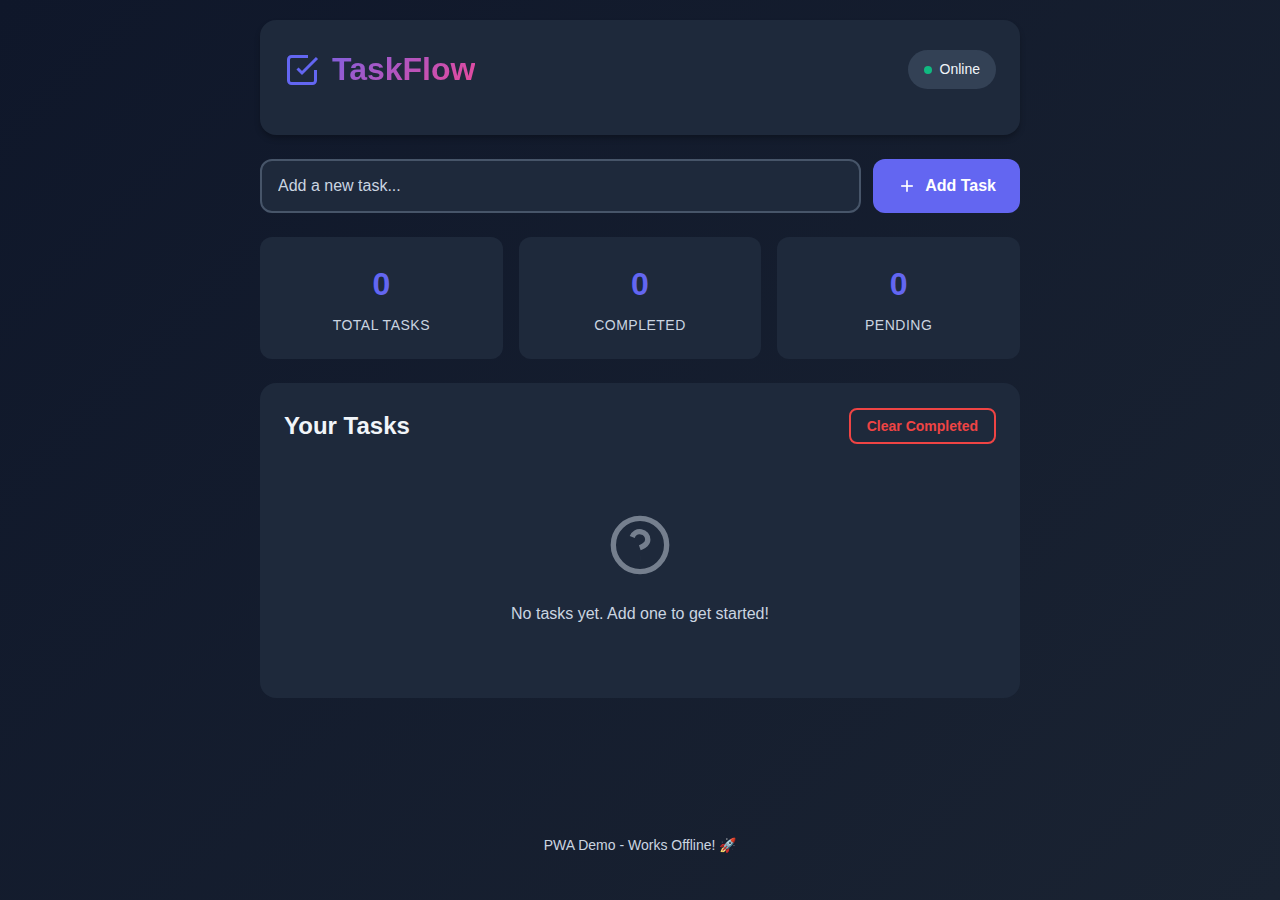
<file: index.html>
<!DOCTYPE html>
<html lang="en">
  <head>
    <meta charset="UTF-8" />
    <meta name="viewport" content="width=device-width, initial-scale=1.0" />
    <meta name="theme-color" content="#6366f1" />
    <meta
      name="description"
      content="A simple PWA task manager that works offline"
    />

    <title>TaskFlow - PWA Demo</title>

    <!-- PWA Manifest -->
    <link rel="manifest" href="./manifest.json" />

    <!-- iOS Support -->
    <link rel="apple-touch-icon" href="/icons/icon-192x192.png" />
    <meta name="apple-mobile-web-app-capable" content="yes" />
    <meta
      name="apple-mobile-web-app-status-bar-style"
      content="black-translucent"
    />
    <meta name="apple-mobile-web-app-title" content="TaskFlow" />

    <style>
      * {
        margin: 0;
        padding: 0;
        box-sizing: border-box;
      }

      :root {
        --primary: #6366f1;
        --primary-dark: #4f46e5;
        --secondary: #ec4899;
        --success: #10b981;
        --danger: #ef4444;
        --bg-primary: #0f172a;
        --bg-secondary: #1e293b;
        --bg-tertiary: #334155;
        --text-primary: #f1f5f9;
        --text-secondary: #cbd5e1;
        --border: #475569;
      }

      body {
        font-family: -apple-system, BlinkMacSystemFont, "Segoe UI", "Roboto",
          "Oxygen", "Ubuntu", "Cantarell", sans-serif;
        background: linear-gradient(135deg, var(--bg-primary) 0%, #1a2332 100%);
        color: var(--text-primary);
        min-height: 100vh;
        line-height: 1.6;
      }

      .container {
        max-width: 800px;
        margin: 0 auto;
        padding: 20px;
        min-height: 100vh;
        display: flex;
        flex-direction: column;
      }

      .header {
        background: var(--bg-secondary);
        border-radius: 16px;
        padding: 24px;
        margin-bottom: 24px;
        box-shadow: 0 4px 6px -1px rgba(0, 0, 0, 0.3);
      }

      .header-content {
        display: flex;
        justify-content: space-between;
        align-items: center;
        margin-bottom: 16px;
      }

      .header h1 {
        font-size: 32px;
        font-weight: 700;
        display: flex;
        align-items: center;
        gap: 12px;
        background: linear-gradient(
          135deg,
          var(--primary) 0%,
          var(--secondary) 100%
        );
        -webkit-background-clip: text;
        -webkit-text-fill-color: transparent;
        background-clip: text;
      }

      .logo-icon {
        width: 36px;
        height: 36px;
        stroke: var(--primary);
      }

      .connection-status {
        display: flex;
        align-items: center;
        gap: 8px;
        padding: 8px 16px;
        background: var(--bg-tertiary);
        border-radius: 24px;
        font-size: 14px;
      }

      .status-dot {
        width: 8px;
        height: 8px;
        border-radius: 50%;
        background: var(--success);
        animation: pulse 2s infinite;
      }

      .connection-status.offline .status-dot {
        background: var(--danger);
      }

      @keyframes pulse {
        0%,
        100% {
          opacity: 1;
        }
        50% {
          opacity: 0.5;
        }
      }

      .install-btn {
        width: 100%;
        display: flex;
        align-items: center;
        justify-content: center;
        gap: 8px;
        padding: 14px 24px;
        background: linear-gradient(
          135deg,
          var(--primary) 0%,
          var(--secondary) 100%
        );
        color: white;
        border: none;
        border-radius: 12px;
        font-size: 16px;
        font-weight: 600;
        cursor: pointer;
        transition: transform 0.2s, box-shadow 0.2s;
      }

      .install-btn:hover {
        transform: translateY(-2px);
        box-shadow: 0 8px 16px rgba(99, 102, 241, 0.3);
      }

      .install-btn svg {
        width: 20px;
        height: 20px;
      }

      .main-content {
        flex: 1;
      }

      .input-section {
        margin-bottom: 24px;
      }

      .input-group {
        display: flex;
        gap: 12px;
      }

      #taskInput {
        flex: 1;
        padding: 16px;
        background: var(--bg-secondary);
        border: 2px solid var(--border);
        border-radius: 12px;
        color: var(--text-primary);
        font-size: 16px;
        transition: border-color 0.3s, box-shadow 0.3s;
      }

      #taskInput:focus {
        outline: none;
        border-color: var(--primary);
        box-shadow: 0 0 0 3px rgba(99, 102, 241, 0.1);
      }

      #taskInput::placeholder {
        color: var(--text-secondary);
      }

      .add-btn {
        display: flex;
        align-items: center;
        gap: 8px;
        padding: 16px 24px;
        background: var(--primary);
        color: white;
        border: none;
        border-radius: 12px;
        font-size: 16px;
        font-weight: 600;
        cursor: pointer;
        transition: background 0.3s, transform 0.2s;
        white-space: nowrap;
      }

      .add-btn:hover {
        background: var(--primary-dark);
        transform: scale(1.05);
      }

      .add-btn svg {
        width: 20px;
        height: 20px;
      }

      .stats {
        display: grid;
        grid-template-columns: repeat(auto-fit, minmax(150px, 1fr));
        gap: 16px;
        margin-bottom: 24px;
      }

      .stat-card {
        background: var(--bg-secondary);
        padding: 20px;
        border-radius: 12px;
        text-align: center;
        border: 2px solid transparent;
        transition: border-color 0.3s, transform 0.2s;
      }

      .stat-card:hover {
        border-color: var(--primary);
        transform: translateY(-4px);
      }

      .stat-number {
        font-size: 32px;
        font-weight: 700;
        color: var(--primary);
        margin-bottom: 4px;
      }

      .stat-label {
        font-size: 14px;
        color: var(--text-secondary);
        text-transform: uppercase;
        letter-spacing: 0.5px;
      }

      .tasks-section {
        background: var(--bg-secondary);
        border-radius: 16px;
        padding: 24px;
        margin-bottom: 24px;
      }

      .section-header {
        display: flex;
        justify-content: space-between;
        align-items: center;
        margin-bottom: 20px;
      }

      .section-header h2 {
        font-size: 24px;
        font-weight: 600;
      }

      .clear-btn {
        padding: 8px 16px;
        background: transparent;
        color: var(--danger);
        border: 2px solid var(--danger);
        border-radius: 8px;
        font-size: 14px;
        font-weight: 600;
        cursor: pointer;
        transition: background 0.3s, color 0.3s;
      }

      .clear-btn:hover {
        background: var(--danger);
        color: white;
      }

      .tasks-list {
        display: flex;
        flex-direction: column;
        gap: 12px;
      }

      .task-item {
        display: flex;
        align-items: center;
        gap: 12px;
        padding: 16px;
        background: var(--bg-tertiary);
        border-radius: 12px;
        transition: transform 0.2s, box-shadow 0.2s;
        animation: slideIn 0.3s ease-out;
      }

      @keyframes slideIn {
        from {
          opacity: 0;
          transform: translateX(-20px);
        }
        to {
          opacity: 1;
          transform: translateX(0);
        }
      }

      .task-item:hover {
        transform: translateX(4px);
        box-shadow: 0 4px 12px rgba(0, 0, 0, 0.2);
      }

      .task-checkbox {
        width: 24px;
        height: 24px;
        border: 2px solid var(--primary);
        border-radius: 6px;
        cursor: pointer;
        flex-shrink: 0;
        position: relative;
        transition: background 0.3s;
      }

      .task-checkbox:hover {
        background: rgba(99, 102, 241, 0.1);
      }

      .task-checkbox.checked {
        background: var(--primary);
      }

      .task-checkbox.checked::after {
        content: "";
        position: absolute;
        left: 7px;
        top: 3px;
        width: 6px;
        height: 12px;
        border: solid white;
        border-width: 0 2px 2px 0;
        transform: rotate(45deg);
      }

      .task-text {
        flex: 1;
        font-size: 16px;
        color: var(--text-primary);
        transition: color 0.3s, text-decoration 0.3s;
      }

      .task-item.completed .task-text {
        color: var(--text-secondary);
        text-decoration: line-through;
      }

      .task-time {
        font-size: 12px;
        color: var(--text-secondary);
        white-space: nowrap;
      }

      .delete-btn {
        padding: 8px;
        background: transparent;
        color: var(--danger);
        border: none;
        border-radius: 6px;
        cursor: pointer;
        transition: background 0.3s;
        flex-shrink: 0;
      }

      .delete-btn:hover {
        background: rgba(239, 68, 68, 0.1);
      }

      .delete-btn svg {
        width: 20px;
        height: 20px;
        stroke: currentColor;
      }

      .empty-state {
        text-align: center;
        padding: 48px 20px;
        color: var(--text-secondary);
      }

      .empty-state svg {
        width: 64px;
        height: 64px;
        margin-bottom: 16px;
        opacity: 0.5;
      }

      .empty-state p {
        font-size: 16px;
      }

      .footer {
        text-align: center;
        padding: 24px;
        color: var(--text-secondary);
        font-size: 14px;
      }

      .toast {
        position: fixed;
        bottom: 24px;
        left: 50%;
        transform: translateX(-50%) translateY(100px);
        background: var(--bg-secondary);
        color: var(--text-primary);
        padding: 16px 24px;
        border-radius: 12px;
        box-shadow: 0 8px 24px rgba(0, 0, 0, 0.4);
        border: 2px solid var(--primary);
        transition: transform 0.3s;
        z-index: 1000;
        max-width: 90%;
      }

      .toast.show {
        transform: translateX(-50%) translateY(0);
      }

      @media (max-width: 640px) {
        .header h1 {
          font-size: 24px;
        }

        .input-group {
          flex-direction: column;
        }

        .add-btn {
          width: 100%;
          justify-content: center;
        }

        .stats {
          grid-template-columns: 1fr;
        }

        .section-header {
          flex-direction: column;
          gap: 12px;
          align-items: flex-start;
        }

        .clear-btn {
          width: 100%;
        }
      }
    </style>
  </head>
  <body>
    <div class="container">
      <header class="header">
        <div class="header-content">
          <h1>
            <svg
              class="logo-icon"
              viewBox="0 0 24 24"
              fill="none"
              stroke="currentColor"
              stroke-width="2"
            >
              <path d="M9 11l3 3L22 4"></path>
              <path
                d="M21 12v7a2 2 0 01-2 2H5a2 2 0 01-2-2V5a2 2 0 012-2h11"
              ></path>
            </svg>
            TaskFlow
          </h1>
          <div class="connection-status" id="connectionStatus">
            <span class="status-dot"></span>
            <span class="status-text">Online</span>
          </div>
        </div>
        <button class="install-btn" id="installBtn" style="display: none">
          <svg
            viewBox="0 0 24 24"
            fill="none"
            stroke="currentColor"
            stroke-width="2"
          >
            <path d="M21 15v4a2 2 0 01-2 2H5a2 2 0 01-2-2v-4"></path>
            <polyline points="7 10 12 15 17 10"></polyline>
            <line x1="12" y1="15" x2="12" y2="3"></line>
          </svg>
          Install App
        </button>
      </header>

      <main class="main-content">
        <div class="input-section">
          <form id="taskForm">
            <div class="input-group">
              <input
                type="text"
                id="taskInput"
                placeholder="Add a new task..."
                required
                autocomplete="off"
              />
              <button type="submit" class="add-btn">
                <svg
                  viewBox="0 0 24 24"
                  fill="none"
                  stroke="currentColor"
                  stroke-width="2"
                >
                  <line x1="12" y1="5" x2="12" y2="19"></line>
                  <line x1="5" y1="12" x2="19" y2="12"></line>
                </svg>
                Add Task
              </button>
            </div>
          </form>
        </div>

        <div class="stats">
          <div class="stat-card">
            <div class="stat-number" id="totalTasks">0</div>
            <div class="stat-label">Total Tasks</div>
          </div>
          <div class="stat-card">
            <div class="stat-number" id="completedTasks">0</div>
            <div class="stat-label">Completed</div>
          </div>
          <div class="stat-card">
            <div class="stat-number" id="pendingTasks">0</div>
            <div class="stat-label">Pending</div>
          </div>
        </div>

        <div class="tasks-section">
          <div class="section-header">
            <h2>Your Tasks</h2>
            <button class="clear-btn" id="clearCompleted">
              Clear Completed
            </button>
          </div>
          <div id="tasksList" class="tasks-list">
            <div class="empty-state">
              <svg
                viewBox="0 0 24 24"
                fill="none"
                stroke="currentColor"
                stroke-width="2"
              >
                <circle cx="12" cy="12" r="10"></circle>
                <path d="M9.09 9a3 3 0 015.83 1c0 2-3 3-3 3"></path>
                <line x1="12" y1="17" x2="12.01" y2="17"></line>
              </svg>
              <p>No tasks yet. Add one to get started!</p>
            </div>
          </div>
        </div>
      </main>

      <footer class="footer">
        <p>PWA Demo - Works Offline! 🚀</p>
      </footer>
    </div>

    <div id="toast" class="toast"></div>

    <script>
      // Service Worker Registration
      if ("serviceWorker" in navigator) {
        window.addEventListener("load", () => {
          navigator.serviceWorker
            .register("./service-worker.js")
            .then((registration) => {
              console.log(
                "Service Worker registered successfully:",
                registration.scope
              );
            })
            .catch((error) => {
              console.log("Service Worker registration failed:", error);
            });
        });
      }

      // Install PWA Button
      let deferredPrompt;
      const installBtn = document.getElementById("installBtn");

      window.addEventListener("beforeinstallprompt", (e) => {
        e.preventDefault();
        deferredPrompt = e;
        installBtn.style.display = "flex";
      });

      installBtn.addEventListener("click", async () => {
        if (deferredPrompt) {
          deferredPrompt.prompt();
          const { outcome } = await deferredPrompt.userChoice;
          console.log(`User response to the install prompt: ${outcome}`);
          deferredPrompt = null;
          installBtn.style.display = "none";
        }
      });

      window.addEventListener("appinstalled", () => {
        console.log("PWA was installed");
        showToast("App installed successfully! 🎉");
      });

      // Connection Status
      const connectionStatus = document.getElementById("connectionStatus");
      const statusText = connectionStatus.querySelector(".status-text");

      function updateConnectionStatus() {
        if (navigator.onLine) {
          connectionStatus.classList.remove("offline");
          statusText.textContent = "Online";
        } else {
          connectionStatus.classList.add("offline");
          statusText.textContent = "Offline";
        }
      }

      window.addEventListener("online", () => {
        updateConnectionStatus();
        showToast("Back online! 🌐");
      });

      window.addEventListener("offline", () => {
        updateConnectionStatus();
        showToast("You are offline. App will still work! 📱");
      });

      updateConnectionStatus();

      // Task Manager
      class TaskManager {
        constructor() {
          this.tasks = this.loadTasks();
          this.init();
        }

        init() {
          this.renderTasks();
          this.updateStats();
          this.setupEventListeners();
        }

        setupEventListeners() {
          const taskForm = document.getElementById("taskForm");
          const clearCompletedBtn = document.getElementById("clearCompleted");

          taskForm.addEventListener("submit", (e) => {
            e.preventDefault();
            this.addTask();
          });

          clearCompletedBtn.addEventListener("click", () => {
            this.clearCompleted();
          });
        }

        loadTasks() {
          const stored = localStorage.getItem("tasks");
          return stored ? JSON.parse(stored) : [];
        }

        saveTasks() {
          localStorage.setItem("tasks", JSON.stringify(this.tasks));
        }

        addTask() {
          const input = document.getElementById("taskInput");
          const text = input.value.trim();

          if (text) {
            const task = {
              id: Date.now(),
              text: text,
              completed: false,
              createdAt: new Date().toISOString(),
            };

            this.tasks.unshift(task);
            this.saveTasks();
            this.renderTasks();
            this.updateStats();
            input.value = "";
            showToast("Task added successfully! ✨");
          }
        }

        toggleTask(id) {
          const task = this.tasks.find((t) => t.id === id);
          if (task) {
            task.completed = !task.completed;
            this.saveTasks();
            this.renderTasks();
            this.updateStats();
            showToast(task.completed ? "Task completed! 🎉" : "Task reopened");
          }
        }

        deleteTask(id) {
          this.tasks = this.tasks.filter((t) => t.id !== id);
          this.saveTasks();
          this.renderTasks();
          this.updateStats();
          showToast("Task deleted");
        }

        clearCompleted() {
          const completedCount = this.tasks.filter((t) => t.completed).length;
          if (completedCount === 0) {
            showToast("No completed tasks to clear");
            return;
          }
          this.tasks = this.tasks.filter((t) => !t.completed);
          this.saveTasks();
          this.renderTasks();
          this.updateStats();
          showToast(
            `Cleared ${completedCount} completed task${
              completedCount > 1 ? "s" : ""
            }`
          );
        }

        renderTasks() {
          const tasksList = document.getElementById("tasksList");

          if (this.tasks.length === 0) {
            tasksList.innerHTML = `
                        <div class="empty-state">
                            <svg viewBox="0 0 24 24" fill="none" stroke="currentColor" stroke-width="2">
                                <circle cx="12" cy="12" r="10"></circle>
                                <path d="M9.09 9a3 3 0 015.83 1c0 2-3 3-3 3"></path>
                                <line x1="12" y1="17" x2="12.01" y2="17"></line>
                            </svg>
                            <p>No tasks yet. Add one to get started!</p>
                        </div>
                    `;
            return;
          }

          tasksList.innerHTML = this.tasks
            .map(
              (task) => `
                    <div class="task-item ${
                      task.completed ? "completed" : ""
                    }" data-id="${task.id}">
                        <div class="task-checkbox ${
                          task.completed ? "checked" : ""
                        }" onclick="taskManager.toggleTask(${task.id})"></div>
                        <span class="task-text">${this.escapeHtml(
                          task.text
                        )}</span>
                        <span class="task-time">${this.formatTime(
                          task.createdAt
                        )}</span>
                        <button class="delete-btn" onclick="taskManager.deleteTask(${
                          task.id
                        })">
                            <svg viewBox="0 0 24 24" fill="none" stroke="currentColor" stroke-width="2">
                                <polyline points="3 6 5 6 21 6"></polyline>
                                <path d="M19 6v14a2 2 0 01-2 2H7a2 2 0 01-2-2V6m3 0V4a2 2 0 012-2h4a2 2 0 012 2v2"></path>
                                <line x1="10" y1="11" x2="10" y2="17"></line>
                                <line x1="14" y1="11" x2="14" y2="17"></line>
                            </svg>
                        </button>
                    </div>
                `
            )
            .join("");
        }

        updateStats() {
          const total = this.tasks.length;
          const completed = this.tasks.filter((t) => t.completed).length;
          const pending = total - completed;

          document.getElementById("totalTasks").textContent = total;
          document.getElementById("completedTasks").textContent = completed;
          document.getElementById("pendingTasks").textContent = pending;
        }

        formatTime(isoString) {
          const date = new Date(isoString);
          const now = new Date();
          const diff = now - date;
          const minutes = Math.floor(diff / 60000);
          const hours = Math.floor(diff / 3600000);
          const days = Math.floor(diff / 86400000);

          if (minutes < 1) return "Just now";
          if (minutes < 60) return `${minutes}m ago`;
          if (hours < 24) return `${hours}h ago`;
          if (days < 7) return `${days}d ago`;
          return date.toLocaleDateString();
        }

        escapeHtml(text) {
          const div = document.createElement("div");
          div.textContent = text;
          return div.innerHTML;
        }
      }

      // Toast Notification
      function showToast(message) {
        const toast = document.getElementById("toast");
        toast.textContent = message;
        toast.classList.add("show");

        setTimeout(() => {
          toast.classList.remove("show");
        }, 3000);
      }

      // Initialize App
      const taskManager = new TaskManager();
    </script>
  </body>
</html>
</file>
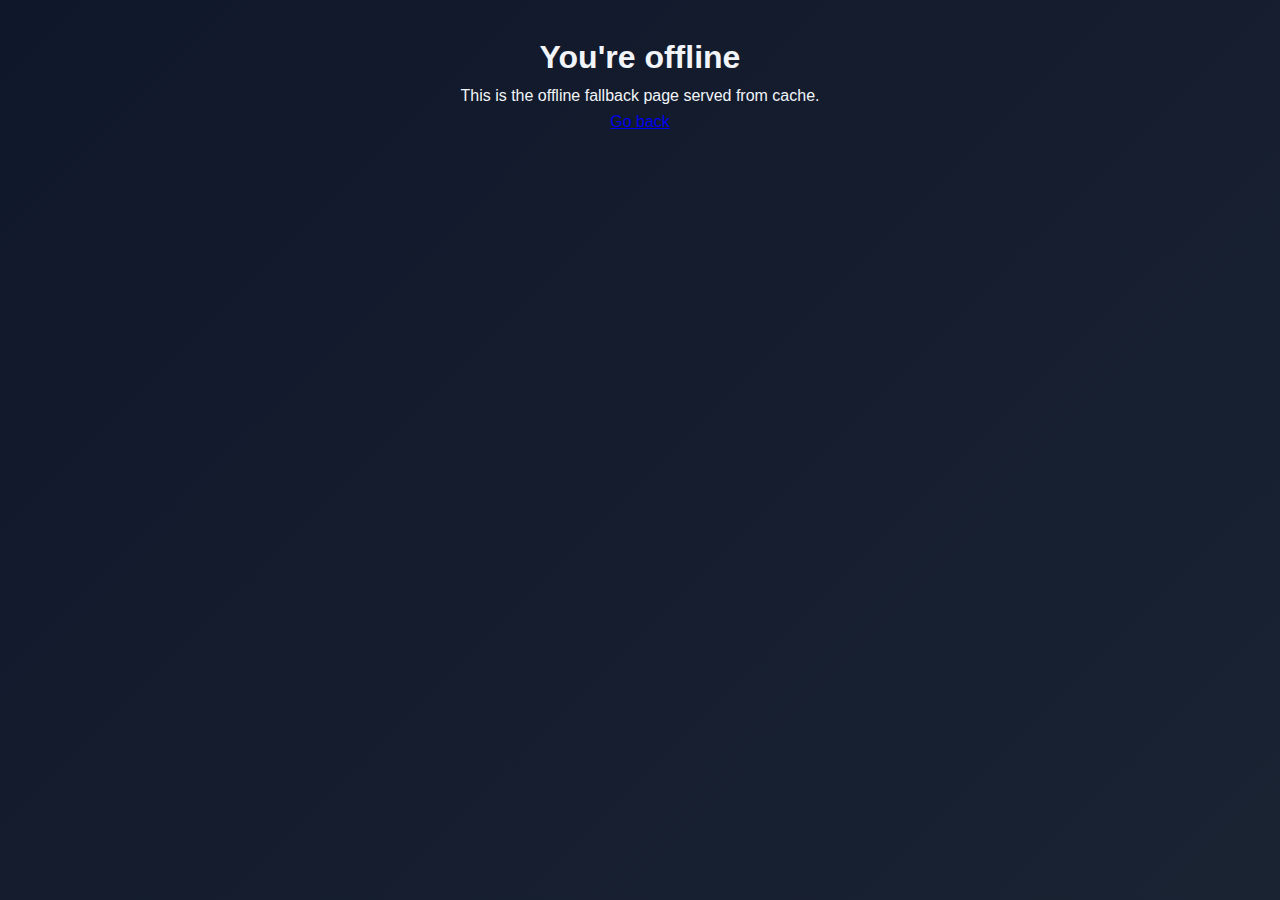
<file: offline.html>
<!DOCTYPE html>
<html lang="en">
  <head>
    <meta charset="utf-8" />
    <meta name="viewport" content="width=device-width,initial-scale=1" />
    <title>Offline</title>
    <link rel="stylesheet" href="/styles.css" />
  </head>
  <body>
    <main style="padding: 32px; text-align: center">
      <h1>You're offline</h1>
      <p>This is the offline fallback page served from cache.</p>
      <p><a href="/index.html">Go back</a></p>
    </main>
  </body>
</html>
</file>
<file: styles.css>
* {
  margin: 0;
  padding: 0;
  box-sizing: border-box;
}

:root {
  --primary: #6366f1;
  --primary-dark: #4f46e5;
  --secondary: #ec4899;
  --success: #10b981;
  --danger: #ef4444;
  --bg-primary: #0f172a;
  --bg-secondary: #1e293b;
  --bg-tertiary: #334155;
  --text-primary: #f1f5f9;
  --text-secondary: #cbd5e1;
  --border: #475569;
}

body {
  font-family: -apple-system, BlinkMacSystemFont, "Segoe UI", "Roboto", "Oxygen",
    "Ubuntu", "Cantarell", sans-serif;
  background: linear-gradient(135deg, var(--bg-primary) 0%, #1a2332 100%);
  color: var(--text-primary);
  min-height: 100vh;
  line-height: 1.6;
}

.container {
  max-width: 800px;
  margin: 0 auto;
  padding: 20px;
  min-height: 100vh;
  display: flex;
  flex-direction: column;
}

/* Header */
.header {
  background: var(--bg-secondary);
  border-radius: 16px;
  padding: 24px;
  margin-bottom: 24px;
  box-shadow: 0 4px 6px -1px rgba(0, 0, 0, 0.3);
}

.header-content {
  display: flex;
  justify-content: space-between;
  align-items: center;
  margin-bottom: 16px;
}

.header h1 {
  font-size: 32px;
  font-weight: 700;
  display: flex;
  align-items: center;
  gap: 12px;
  background: linear-gradient(135deg, var(--primary) 0%, var(--secondary) 100%);
  -webkit-background-clip: text;
  -webkit-text-fill-color: transparent;
  background-clip: text;
}

.logo-icon {
  width: 36px;
  height: 36px;
  stroke: var(--primary);
}

.connection-status {
  display: flex;
  align-items: center;
  gap: 8px;
  padding: 8px 16px;
  background: var(--bg-tertiary);
  border-radius: 24px;
  font-size: 14px;
}

.status-dot {
  width: 8px;
  height: 8px;
  border-radius: 50%;
  background: var(--success);
  animation: pulse 2s infinite;
}

.connection-status.offline .status-dot {
  background: var(--danger);
}

@keyframes pulse {
  0%,
  100% {
    opacity: 1;
  }
  50% {
    opacity: 0.5;
  }
}

.install-btn {
  width: 100%;
  display: flex;
  align-items: center;
  justify-content: center;
  gap: 8px;
  padding: 14px 24px;
  background: linear-gradient(135deg, var(--primary) 0%, var(--secondary) 100%);
  color: white;
  border: none;
  border-radius: 12px;
  font-size: 16px;
  font-weight: 600;
  cursor: pointer;
  transition: transform 0.2s, box-shadow 0.2s;
}

.install-btn:hover {
  transform: translateY(-2px);
  box-shadow: 0 8px 16px rgba(99, 102, 241, 0.3);
}

.install-btn svg {
  width: 20px;
  height: 20px;
}

/* Main Content */
.main-content {
  flex: 1;
}

.input-section {
  margin-bottom: 24px;
}

.input-group {
  display: flex;
  gap: 12px;
}

#taskInput {
  flex: 1;
  padding: 16px;
  background: var(--bg-secondary);
  border: 2px solid var(--border);
  border-radius: 12px;
  color: var(--text-primary);
  font-size: 16px;
  transition: border-color 0.3s, box-shadow 0.3s;
}

#taskInput:focus {
  outline: none;
  border-color: var(--primary);
  box-shadow: 0 0 0 3px rgba(99, 102, 241, 0.1);
}

#taskInput::placeholder {
  color: var(--text-secondary);
}

.add-btn {
  display: flex;
  align-items: center;
  gap: 8px;
  padding: 16px 24px;
  background: var(--primary);
  color: white;
  border: none;
  border-radius: 12px;
  font-size: 16px;
  font-weight: 600;
  cursor: pointer;
  transition: background 0.3s, transform 0.2s;
  white-space: nowrap;
}

.add-btn:hover {
  background: var(--primary-dark);
  transform: scale(1.05);
}

.add-btn svg {
  width: 20px;
  height: 20px;
}

/* Stats */
.stats {
  display: grid;
  grid-template-columns: repeat(auto-fit, minmax(150px, 1fr));
  gap: 16px;
  margin-bottom: 24px;
}

.stat-card {
  background: var(--bg-secondary);
  padding: 20px;
  border-radius: 12px;
  text-align: center;
  border: 2px solid transparent;
  transition: border-color 0.3s, transform 0.2s;
}

.stat-card:hover {
  border-color: var(--primary);
  transform: translateY(-4px);
}

.stat-number {
  font-size: 32px;
  font-weight: 700;
  color: var(--primary);
  margin-bottom: 4px;
}

.stat-label {
  font-size: 14px;
  color: var(--text-secondary);
  text-transform: uppercase;
  letter-spacing: 0.5px;
}

/* Tasks Section */
.tasks-section {
  background: var(--bg-secondary);
  border-radius: 16px;
  padding: 24px;
  margin-bottom: 24px;
}

.section-header {
  display: flex;
  justify-content: space-between;
  align-items: center;
  margin-bottom: 20px;
}

.section-header h2 {
  font-size: 24px;
  font-weight: 600;
}

.clear-btn {
  padding: 8px 16px;
  background: transparent;
  color: var(--danger);
  border: 2px solid var(--danger);
  border-radius: 8px;
  font-size: 14px;
  font-weight: 600;
  cursor: pointer;
  transition: background 0.3s, color 0.3s;
}

.clear-btn:hover {
  background: var(--danger);
  color: white;
}

.tasks-list {
  display: flex;
  flex-direction: column;
  gap: 12px;
}

.task-item {
  display: flex;
  align-items: center;
  gap: 12px;
  padding: 16px;
  background: var(--bg-tertiary);
  border-radius: 12px;
  transition: transform 0.2s, box-shadow 0.2s;
  animation: slideIn 0.3s ease-out;
}

@keyframes slideIn {
  from {
    opacity: 0;
    transform: translateX(-20px);
  }
  to {
    opacity: 1;
    transform: translateX(0);
  }
}

.task-item:hover {
  transform: translateX(4px);
  box-shadow: 0 4px 12px rgba(0, 0, 0, 0.2);
}

.task-checkbox {
  width: 24px;
  height: 24px;
  border: 2px solid var(--primary);
  border-radius: 6px;
  cursor: pointer;
  flex-shrink: 0;
  position: relative;
  transition: background 0.3s;
}

.task-checkbox:hover {
  background: rgba(99, 102, 241, 0.1);
}

.task-checkbox.checked {
  background: var(--primary);
}

.task-checkbox.checked::after {
  content: "";
  position: absolute;
  left: 7px;
  top: 3px;
  width: 6px;
  height: 12px;
  border: solid white;
  border-width: 0 2px 2px 0;
  transform: rotate(45deg);
}

.task-text {
  flex: 1;
  font-size: 16px;
  color: var(--text-primary);
  transition: color 0.3s, text-decoration 0.3s;
}

.task-item.completed .task-text {
  color: var(--text-secondary);
  text-decoration: line-through;
}

.task-time {
  font-size: 12px;
  color: var(--text-secondary);
  white-space: nowrap;
}

.delete-btn {
  padding: 8px;
  background: transparent;
  color: var(--danger);
  border: none;
  border-radius: 6px;
  cursor: pointer;
  transition: background 0.3s;
  flex-shrink: 0;
}

.delete-btn:hover {
  background: rgba(239, 68, 68, 0.1);
}

.delete-btn svg {
  width: 20px;
  height: 20px;
  stroke: currentColor;
}

.empty-state {
  text-align: center;
  padding: 48px 20px;
  color: var(--text-secondary);
}

.empty-state svg {
  width: 64px;
  height: 64px;
  margin-bottom: 16px;
  opacity: 0.5;
}

.empty-state p {
  font-size: 16px;
}

/* Footer */
.footer {
  text-align: center;
  padding: 24px;
  color: var(--text-secondary);
  font-size: 14px;
}

/* Toast */
.toast {
  position: fixed;
  bottom: 24px;
  left: 50%;
  transform: translateX(-50%) translateY(100px);
  background: var(--bg-secondary);
  color: var(--text-primary);
  padding: 16px 24px;
  border-radius: 12px;
  box-shadow: 0 8px 24px rgba(0, 0, 0, 0.4);
  border: 2px solid var(--primary);
  transition: transform 0.3s;
  z-index: 1000;
  max-width: 90%;
}

.toast.show {
  transform: translateX(-50%) translateY(0);
}

/* Responsive */
@media (max-width: 640px) {
  .header h1 {
    font-size: 24px;
  }

  .input-group {
    flex-direction: column;
  }

  .add-btn {
    width: 100%;
    justify-content: center;
  }

  .stats {
    grid-template-columns: 1fr;
  }

  .section-header {
    flex-direction: column;
    gap: 12px;
    align-items: flex-start;
  }

  .clear-btn {
    width: 100%;
  }
}
</file>
